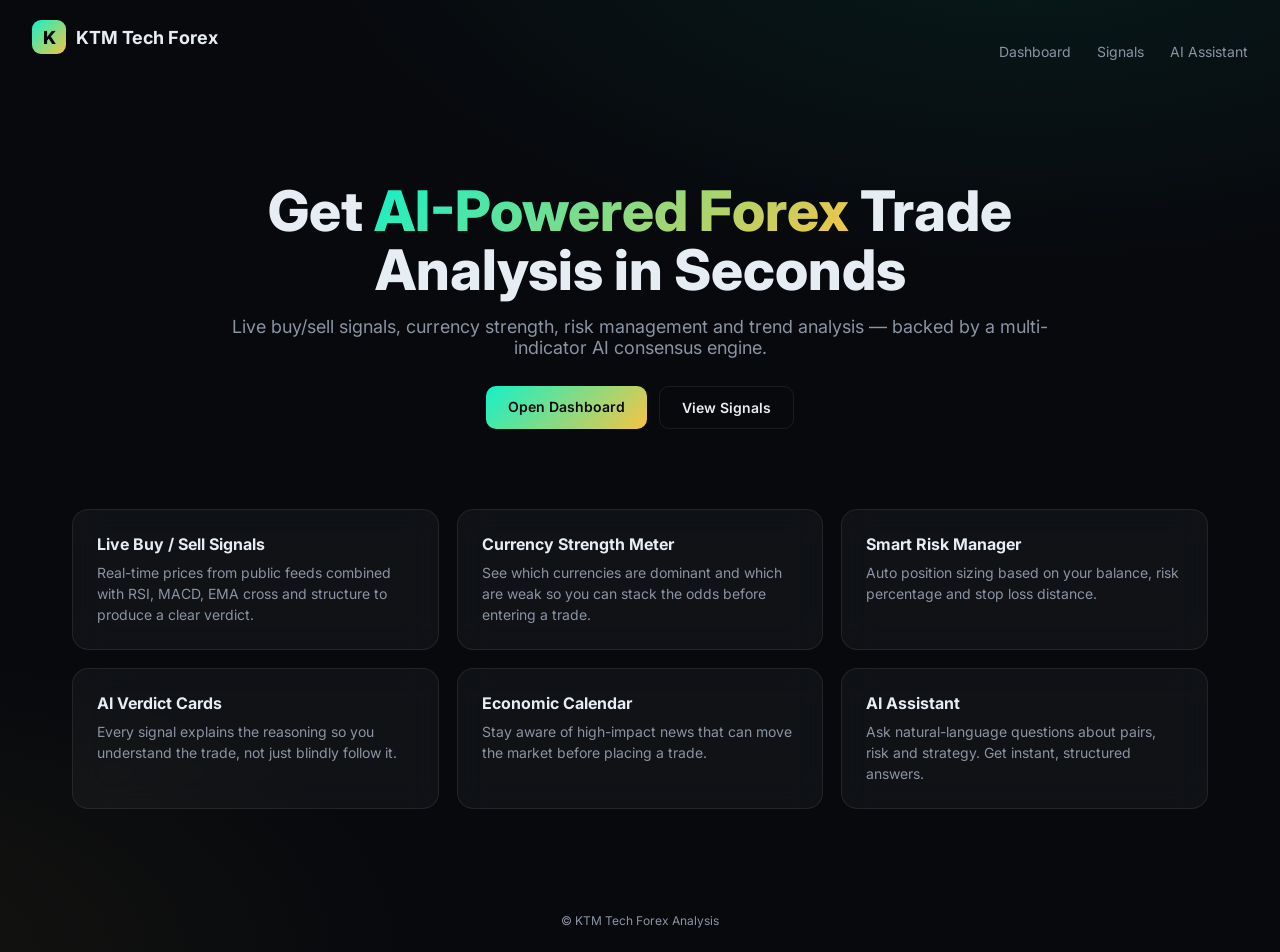
<file: site/index.html>
<!doctype html>
<html lang="en">
<head>
<meta charset="utf-8" />
<meta name="viewport" content="width=device-width,initial-scale=1" />
<title>KTM Tech Forex Analysis — AI-Powered Forex Signals</title>
<meta name="description" content="AI-Powered Forex Market Analysis & Trade Signals. Live buy/sell verdicts, currency strength, risk calculator." />
<link rel="preconnect" href="https://fonts.googleapis.com" />
<link rel="preconnect" href="https://fonts.gstatic.com" crossorigin />
<link rel="stylesheet" href="https://fonts.googleapis.com/css2?family=Inter:wght@400;500;600;700;800&family=JetBrains+Mono:wght@400;600;700&display=swap" />
<link rel="stylesheet" href="styles.css" />
</head>
<body>
<nav class="landing-nav">
  <div class="brand"><div class="logo">K</div> KTM Tech Forex</div>
  <div class="links">
    <a href="dashboard.html">Dashboard</a>
    <a href="signals.html">Signals</a>
    <a href="assistant.html">AI Assistant</a>
  </div>
</nav>

<section class="hero">
  <h1>Get <span class="grad">AI-Powered Forex</span> Trade Analysis in Seconds</h1>
  <p>Live buy/sell signals, currency strength, risk management and trend analysis — backed by a multi-indicator AI consensus engine.</p>
  <div class="cta">
    <a href="dashboard.html" class="btn primary">Open Dashboard</a>
    <a href="signals.html" class="btn">View Signals</a>
  </div>
</section>

<section class="features">
  <div class="glass feature"><h3>Live Buy / Sell Signals</h3><p>Real-time prices from public feeds combined with RSI, MACD, EMA cross and structure to produce a clear verdict.</p></div>
  <div class="glass feature"><h3>Currency Strength Meter</h3><p>See which currencies are dominant and which are weak so you can stack the odds before entering a trade.</p></div>
  <div class="glass feature"><h3>Smart Risk Manager</h3><p>Auto position sizing based on your balance, risk percentage and stop loss distance.</p></div>
  <div class="glass feature"><h3>AI Verdict Cards</h3><p>Every signal explains the reasoning so you understand the trade, not just blindly follow it.</p></div>
  <div class="glass feature"><h3>Economic Calendar</h3><p>Stay aware of high-impact news that can move the market before placing a trade.</p></div>
  <div class="glass feature"><h3>AI Assistant</h3><p>Ask natural-language questions about pairs, risk and strategy. Get instant, structured answers.</p></div>
</section>

<footer style="text-align:center;color:var(--muted);font-size:12px;padding:24px">© KTM Tech Forex Analysis</footer>
<script src="app.js"></script>
</body>
</html>
</file>
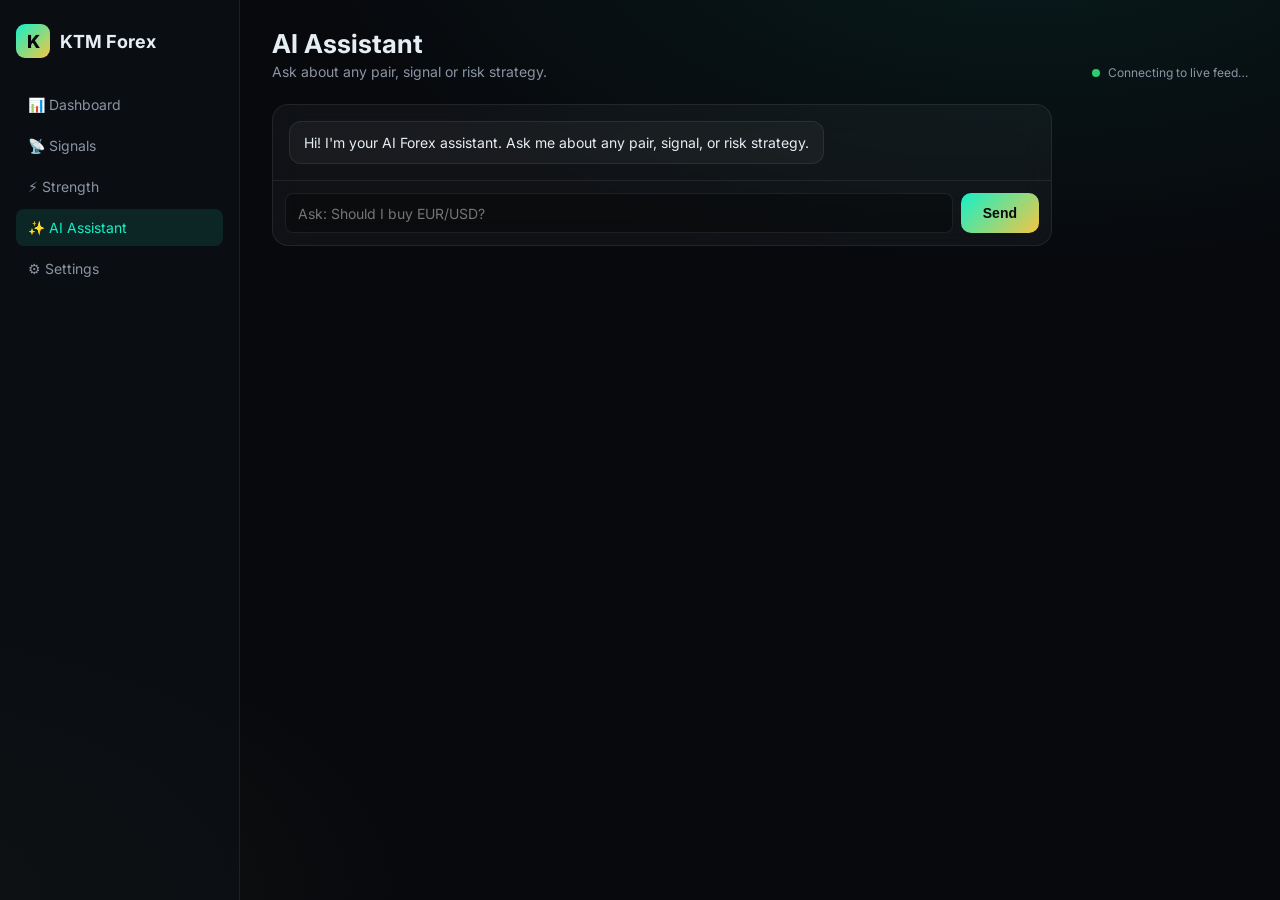
<file: site/assistant.html>
<!doctype html><html lang="en"><head><meta charset="utf-8"/><meta name="viewport" content="width=device-width,initial-scale=1"/><title>AI Assistant — KTM Tech Forex</title><meta name="description" content="Ask the AI about pairs, signals, risk and strategy."/><link rel="preconnect" href="https://fonts.googleapis.com"/><link rel="preconnect" href="https://fonts.gstatic.com" crossorigin/><link rel="stylesheet" href="https://fonts.googleapis.com/css2?family=Inter:wght@400;500;600;700;800&family=JetBrains+Mono:wght@400;600;700&display=swap"/><link rel="stylesheet" href="styles.css"/></head><body>
<div class="shell">
<aside class="sidebar">
  <a href="index.html" class="brand"><div class="logo">K</div> KTM Forex</a>
  <div class="nav">
    <a href="dashboard.html" data-nav="dashboard">📊 Dashboard</a>
    <a href="signals.html" data-nav="signals">📡 Signals</a>
    <a href="strength.html" data-nav="strength">⚡ Strength</a>
    <a href="assistant.html" data-nav="assistant">✨ AI Assistant</a>
    <a href="settings.html" data-nav="settings">⚙️ Settings</a>
  </div>
</aside>
<main class="main">
  <div class="topbar">
    <div><h1>AI Assistant</h1><p>Ask about any pair, signal or risk strategy.</p></div>
    <div class="status" id="status"><span class="dot"></span> Connecting to live feed…</div>
  </div>
  <div class="glass" style="max-width:780px"><div id="chat" class="chat"></div><div class="chat-input"><input id="chat-input" placeholder="Ask: Should I buy EUR/USD?"/><button id="chat-send" class="btn primary">Send</button></div></div>
</main>
</div>
<script src="app.js"></script>
<script>document.querySelector('[data-nav="assistant"]')?.classList.add('active');</script>
</body></html>
</file>
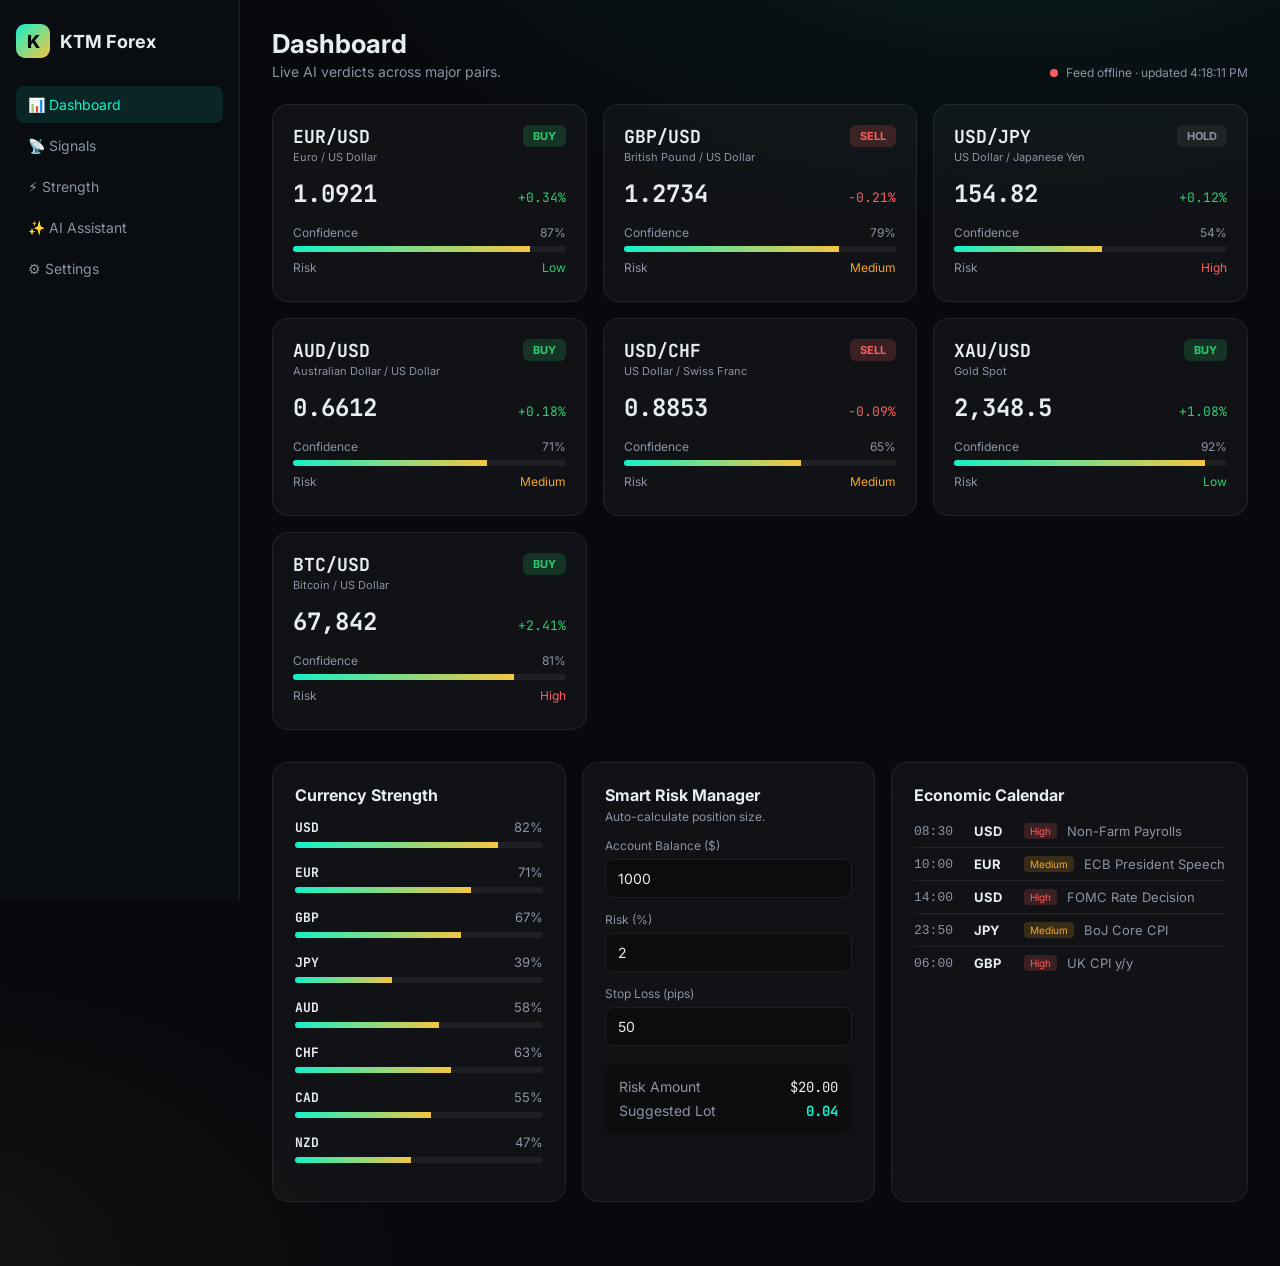
<file: site/dashboard.html>
<!doctype html><html lang="en"><head><meta charset="utf-8"/><meta name="viewport" content="width=device-width,initial-scale=1"/><title>Dashboard — KTM Tech Forex</title><meta name="description" content="Live AI forex dashboard with real-time prices, currency strength and risk calculator."/><link rel="preconnect" href="https://fonts.googleapis.com"/><link rel="preconnect" href="https://fonts.gstatic.com" crossorigin/><link rel="stylesheet" href="https://fonts.googleapis.com/css2?family=Inter:wght@400;500;600;700;800&family=JetBrains+Mono:wght@400;600;700&display=swap"/><link rel="stylesheet" href="styles.css"/></head><body>
<div class="shell">
<aside class="sidebar">
  <a href="index.html" class="brand"><div class="logo">K</div> KTM Forex</a>
  <div class="nav">
    <a href="dashboard.html" data-nav="dashboard">📊 Dashboard</a>
    <a href="signals.html" data-nav="signals">📡 Signals</a>
    <a href="strength.html" data-nav="strength">⚡ Strength</a>
    <a href="assistant.html" data-nav="assistant">✨ AI Assistant</a>
    <a href="settings.html" data-nav="settings">⚙️ Settings</a>
  </div>
</aside>
<main class="main">
  <div class="topbar">
    <div><h1>Dashboard</h1><p>Live AI verdicts across major pairs.</p></div>
    <div class="status" id="status"><span class="dot"></span> Connecting to live feed…</div>
  </div>
  <div id="pairs-grid" class="grid grid-3"></div>
   <section class="section"><div class="grid grid-3">
     <div class="glass" style="padding:22px"><h2 style="font-size:16px;margin-bottom:14px">Currency Strength</h2><div id="strength-list"></div></div>
     <div class="glass" style="padding:22px">
       <h2 style="font-size:16px">Smart Risk Manager</h2>
       <p style="font-size:12px;color:var(--muted);margin-top:4px">Auto-calculate position size.</p>
       <label>Account Balance ($)</label><input id="bal" type="number" value="1000"/>
       <label>Risk (%)</label><input id="rsk" type="number" step="0.5" value="2"/>
       <label>Stop Loss (pips)</label><input id="pips" type="number" value="50"/>
       <div style="margin-top:18px;padding:14px;background:rgba(0,0,0,0.3);border-radius:10px;font-size:14px">
         <div style="display:flex;justify-content:space-between;margin-bottom:6px"><span style="color:var(--muted)">Risk Amount</span><span class="mono" id="riskAmt">$0</span></div>
         <div style="display:flex;justify-content:space-between"><span style="color:var(--muted)">Suggested Lot</span><span class="mono" id="riskLot" style="color:var(--primary);font-weight:700">0</span></div>
       </div>
     </div>
     <div class="glass" style="padding:22px"><h2 style="font-size:16px;margin-bottom:10px">Economic Calendar</h2><div id="calendar-list"></div></div>
   </div></section>
</main>
</div>
<script src="app.js"></script>
<script>document.querySelector('[data-nav="dashboard"]')?.classList.add('active');</script>
</body></html>
</file>
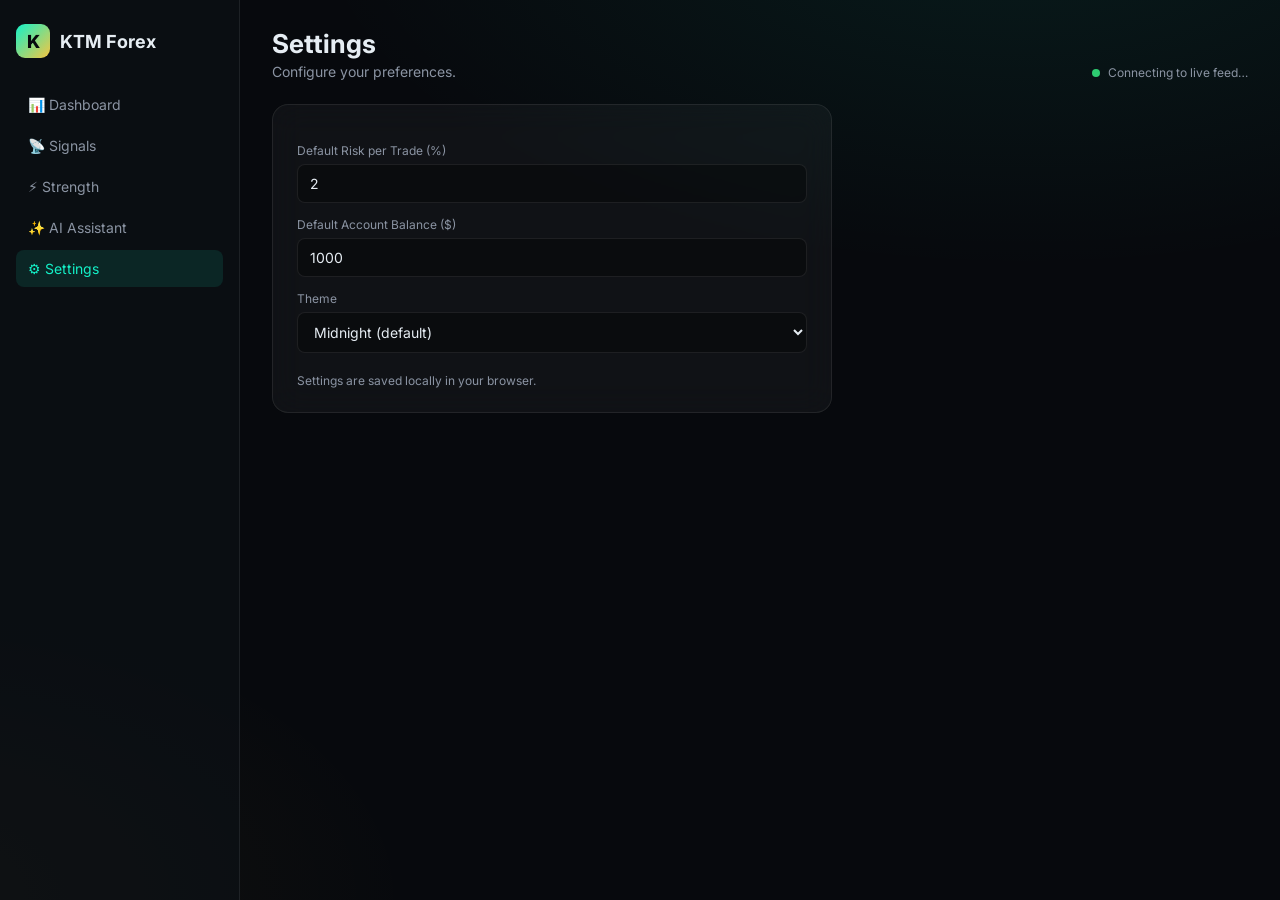
<file: site/settings.html>
<!doctype html><html lang="en"><head><meta charset="utf-8"/><meta name="viewport" content="width=device-width,initial-scale=1"/><title>Settings — KTM Tech Forex</title><meta name="description" content="Configure your KTM Tech Forex preferences."/><link rel="preconnect" href="https://fonts.googleapis.com"/><link rel="preconnect" href="https://fonts.gstatic.com" crossorigin/><link rel="stylesheet" href="https://fonts.googleapis.com/css2?family=Inter:wght@400;500;600;700;800&family=JetBrains+Mono:wght@400;600;700&display=swap"/><link rel="stylesheet" href="styles.css"/></head><body>
<div class="shell">
<aside class="sidebar">
  <a href="index.html" class="brand"><div class="logo">K</div> KTM Forex</a>
  <div class="nav">
    <a href="dashboard.html" data-nav="dashboard">📊 Dashboard</a>
    <a href="signals.html" data-nav="signals">📡 Signals</a>
    <a href="strength.html" data-nav="strength">⚡ Strength</a>
    <a href="assistant.html" data-nav="assistant">✨ AI Assistant</a>
    <a href="settings.html" data-nav="settings">⚙️ Settings</a>
  </div>
</aside>
<main class="main">
  <div class="topbar">
    <div><h1>Settings</h1><p>Configure your preferences.</p></div>
    <div class="status" id="status"><span class="dot"></span> Connecting to live feed…</div>
  </div>
  <div class="glass" style="padding:24px;max-width:560px">
     <label>Default Risk per Trade (%)</label><input type="number" value="2" step="0.5"/>
     <label>Default Account Balance ($)</label><input type="number" value="1000"/>
     <label>Theme</label><select><option>Midnight (default)</option><option>Light</option></select>
     <div style="margin-top:20px;color:var(--muted);font-size:12px">Settings are saved locally in your browser.</div>
   </div>
</main>
</div>
<script src="app.js"></script>
<script>document.querySelector('[data-nav="settings"]')?.classList.add('active');</script>
</body></html>
</file>
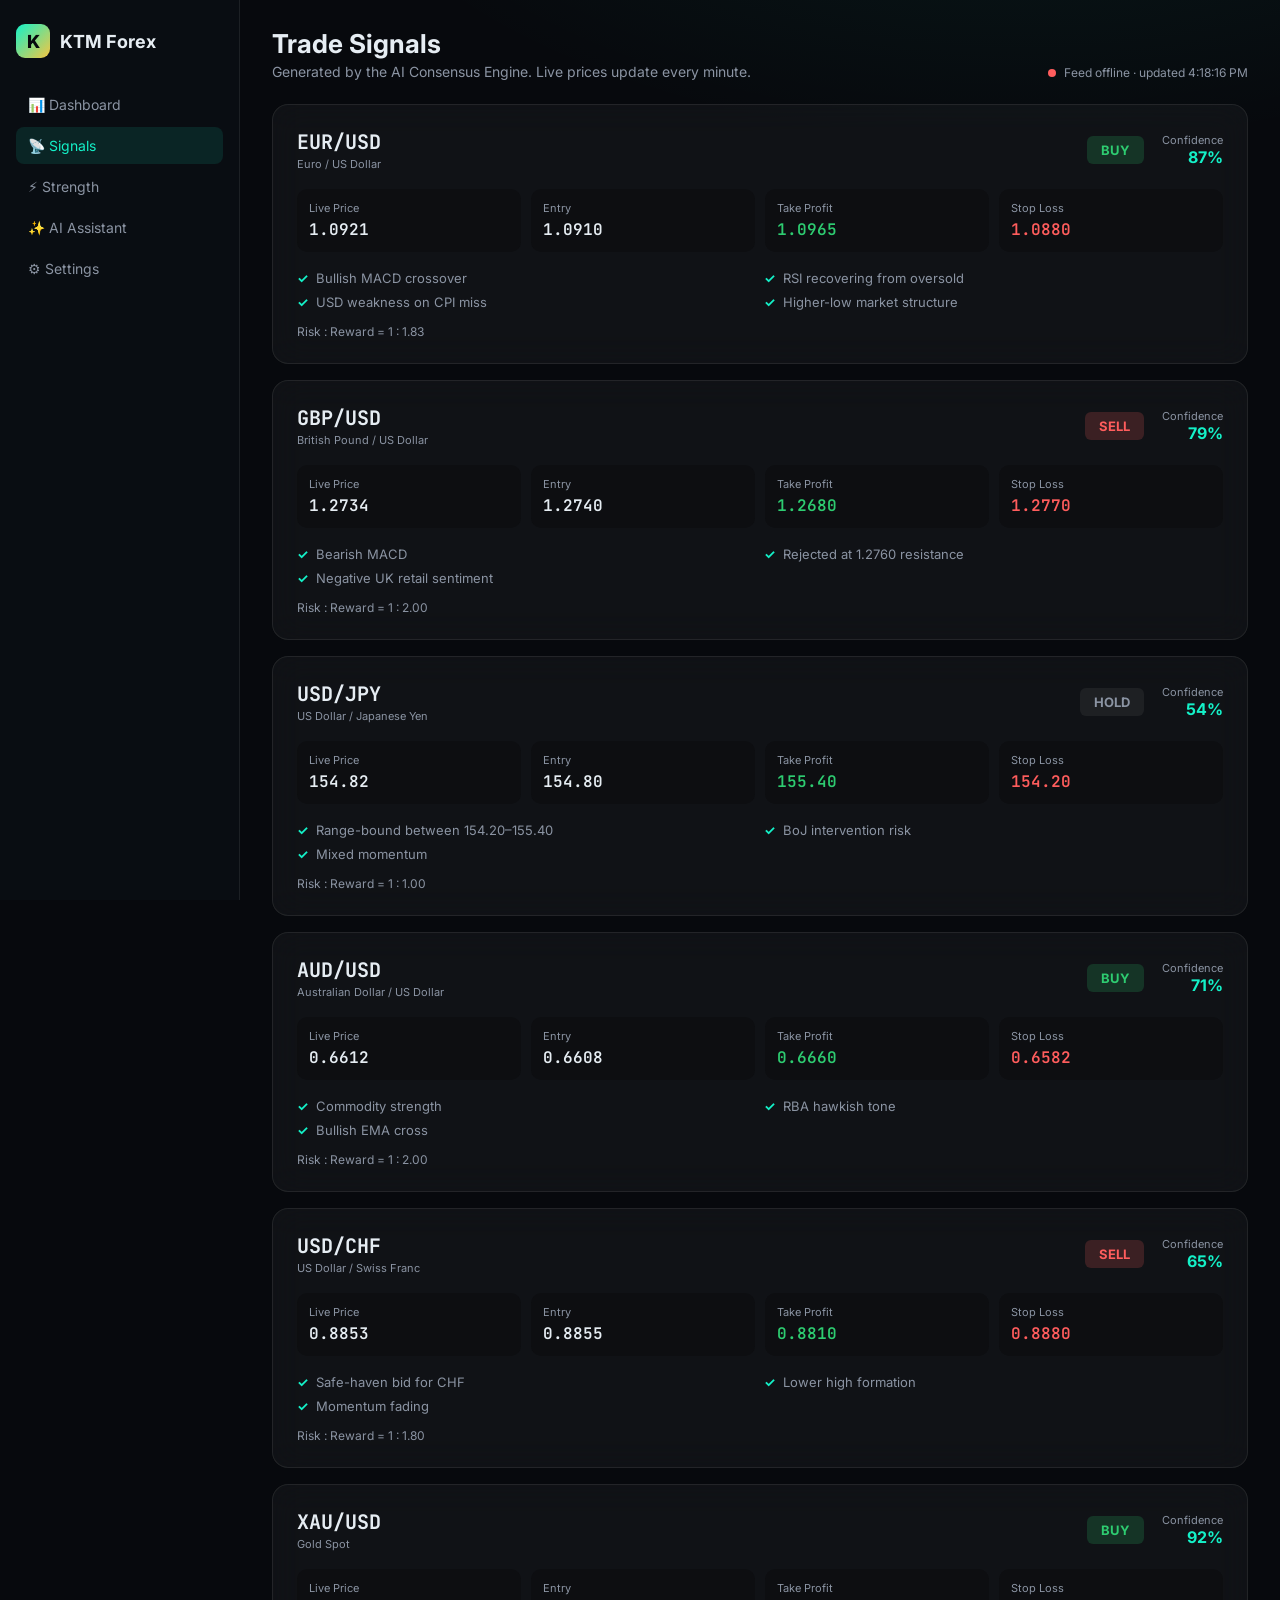
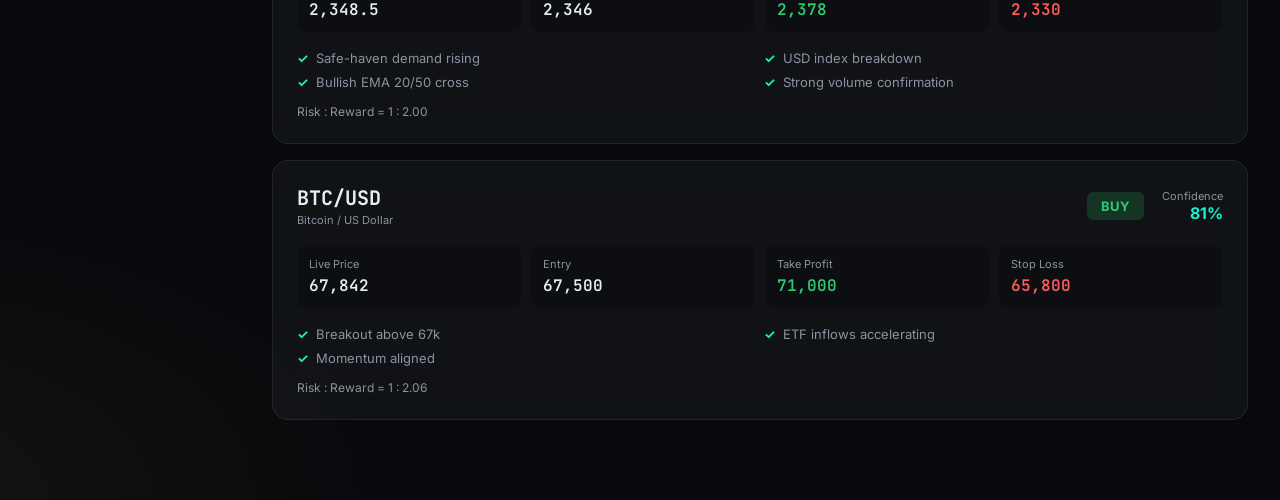
<file: site/signals.html>
<!doctype html><html lang="en"><head><meta charset="utf-8"/><meta name="viewport" content="width=device-width,initial-scale=1"/><title>Trade Signals — KTM Tech Forex</title><meta name="description" content="AI consensus trade signals with entry, take profit, stop loss and risk:reward."/><link rel="preconnect" href="https://fonts.googleapis.com"/><link rel="preconnect" href="https://fonts.gstatic.com" crossorigin/><link rel="stylesheet" href="https://fonts.googleapis.com/css2?family=Inter:wght@400;500;600;700;800&family=JetBrains+Mono:wght@400;600;700&display=swap"/><link rel="stylesheet" href="styles.css"/></head><body>
<div class="shell">
<aside class="sidebar">
  <a href="index.html" class="brand"><div class="logo">K</div> KTM Forex</a>
  <div class="nav">
    <a href="dashboard.html" data-nav="dashboard">📊 Dashboard</a>
    <a href="signals.html" data-nav="signals">📡 Signals</a>
    <a href="strength.html" data-nav="strength">⚡ Strength</a>
    <a href="assistant.html" data-nav="assistant">✨ AI Assistant</a>
    <a href="settings.html" data-nav="settings">⚙️ Settings</a>
  </div>
</aside>
<main class="main">
  <div class="topbar">
    <div><h1>Trade Signals</h1><p>Generated by the AI Consensus Engine. Live prices update every minute.</p></div>
    <div class="status" id="status"><span class="dot"></span> Connecting to live feed…</div>
  </div>
  <div id="signals-list"></div>
</main>
</div>
<script src="app.js"></script>
<script>document.querySelector('[data-nav="signals"]')?.classList.add('active');</script>
</body></html>
</file>
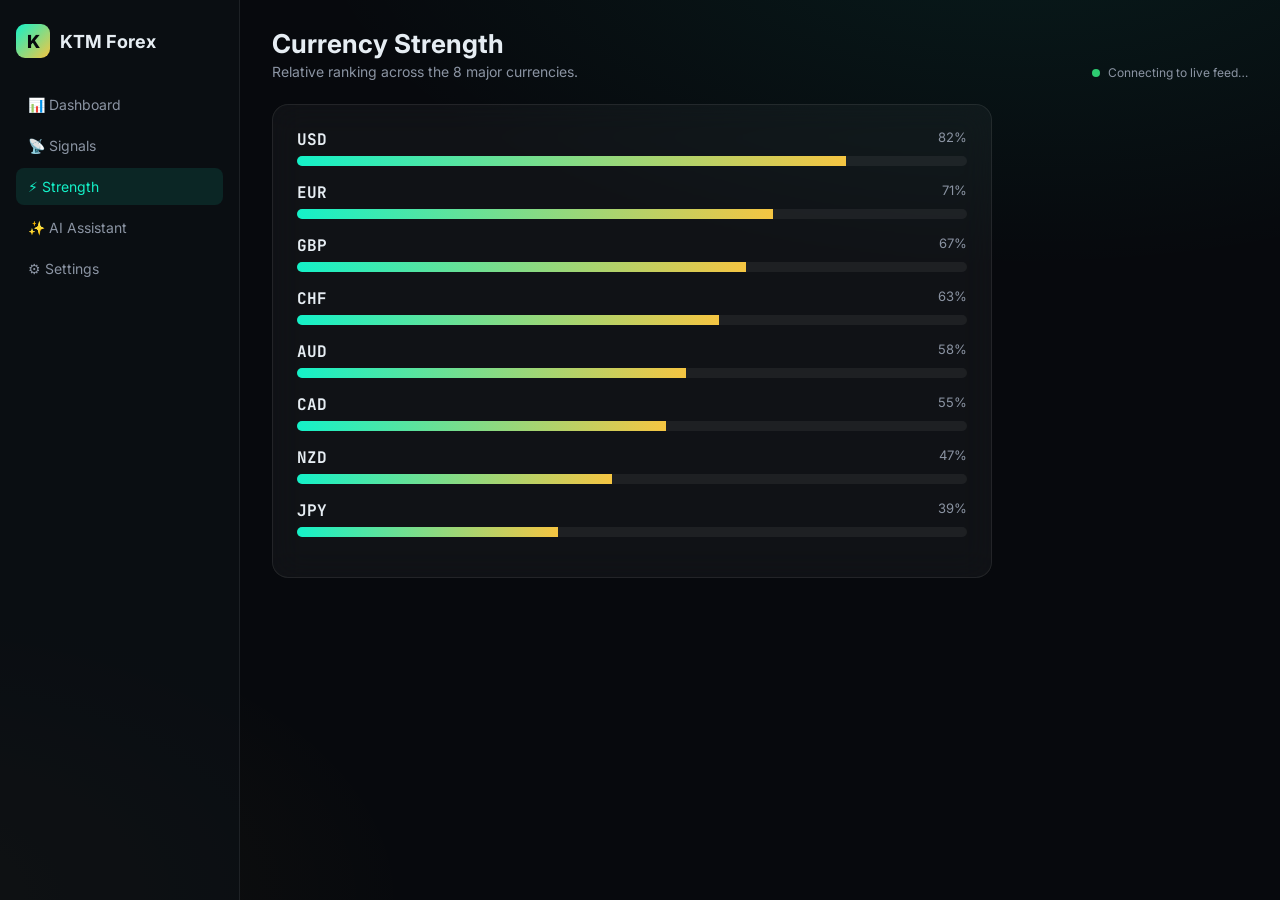
<file: site/strength.html>
<!doctype html><html lang="en"><head><meta charset="utf-8"/><meta name="viewport" content="width=device-width,initial-scale=1"/><title>Currency Strength — KTM Tech Forex</title><meta name="description" content="Relative strength ranking across the 8 major currencies."/><link rel="preconnect" href="https://fonts.googleapis.com"/><link rel="preconnect" href="https://fonts.gstatic.com" crossorigin/><link rel="stylesheet" href="https://fonts.googleapis.com/css2?family=Inter:wght@400;500;600;700;800&family=JetBrains+Mono:wght@400;600;700&display=swap"/><link rel="stylesheet" href="styles.css"/></head><body>
<div class="shell">
<aside class="sidebar">
  <a href="index.html" class="brand"><div class="logo">K</div> KTM Forex</a>
  <div class="nav">
    <a href="dashboard.html" data-nav="dashboard">📊 Dashboard</a>
    <a href="signals.html" data-nav="signals">📡 Signals</a>
    <a href="strength.html" data-nav="strength">⚡ Strength</a>
    <a href="assistant.html" data-nav="assistant">✨ AI Assistant</a>
    <a href="settings.html" data-nav="settings">⚙️ Settings</a>
  </div>
</aside>
<main class="main">
  <div class="topbar">
    <div><h1>Currency Strength</h1><p>Relative ranking across the 8 major currencies.</p></div>
    <div class="status" id="status"><span class="dot"></span> Connecting to live feed…</div>
  </div>
  <div class="glass" style="padding:24px;max-width:720px"><div id="strength-full"></div></div>
</main>
</div>
<script src="app.js"></script>
<script>document.querySelector('[data-nav="strength"]')?.classList.add('active');</script>
</body></html>
</file>
<file: site/styles.css>
:root {
  --bg: #07090d;
  --bg-2: #0d1117;
  --card: rgba(255, 255, 255, 0.04);
  --border: rgba(255, 255, 255, 0.08);
  --text: #e6edf3;
  --muted: #8b94a3;
  --primary: #14f1c8;
  --accent: #f5c542;
  --success: #2ecc71;
  --danger: #ff5d5d;
  --warning: #f5a623;
}
* { box-sizing: border-box; margin: 0; padding: 0; }
html, body { background: var(--bg); color: var(--text); font-family: Inter, system-ui, sans-serif; min-height: 100vh; }
body {
  background:
    radial-gradient(1200px 600px at 80% -10%, rgba(20, 241, 200, 0.08), transparent 60%),
    radial-gradient(900px 500px at -10% 100%, rgba(245, 197, 66, 0.06), transparent 60%),
    var(--bg);
}
a { color: inherit; text-decoration: none; }
code, .mono { font-family: "JetBrains Mono", ui-monospace, monospace; }

.shell { display: grid; grid-template-columns: 240px 1fr; min-height: 100vh; }
@media (max-width: 800px) { .shell { grid-template-columns: 1fr; } .sidebar { display: none; } }

.sidebar {
  background: rgba(13, 17, 23, 0.6);
  border-right: 1px solid var(--border);
  padding: 24px 16px;
  position: sticky; top: 0; height: 100vh;
}
.brand { display: flex; align-items: center; gap: 10px; font-weight: 700; font-size: 18px; margin-bottom: 28px; }
.brand .logo { width: 34px; height: 34px; border-radius: 9px; background: linear-gradient(135deg, var(--primary), var(--accent)); display: grid; place-items: center; color: #07090d; font-weight: 800; }
.nav a { display: flex; align-items: center; gap: 10px; padding: 10px 12px; border-radius: 8px; color: var(--muted); font-size: 14px; margin-bottom: 4px; }
.nav a:hover { color: var(--text); background: rgba(255,255,255,0.03); }
.nav a.active { background: rgba(20, 241, 200, 0.1); color: var(--primary); }

.main { padding: 28px 32px 64px; max-width: 1400px; }
@media (max-width: 600px) { .main { padding: 20px 16px 48px; } }

.topbar { display: flex; justify-content: space-between; align-items: end; margin-bottom: 24px; flex-wrap: wrap; gap: 12px; }
.topbar h1 { font-size: 26px; font-weight: 700; }
.topbar p { color: var(--muted); font-size: 14px; margin-top: 4px; }
.status { display: flex; align-items: center; gap: 8px; font-size: 12px; color: var(--muted); }
.dot { width: 8px; height: 8px; border-radius: 50%; background: var(--success); box-shadow: 0 0 0 0 rgba(46,204,113,0.6); animation: pulse 1.8s infinite; }
.dot.off { background: var(--danger); animation: none; }
@keyframes pulse { 0%{box-shadow:0 0 0 0 rgba(46,204,113,0.5);} 70%{box-shadow:0 0 0 8px rgba(46,204,113,0);} 100%{box-shadow:0 0 0 0 rgba(46,204,113,0);} }

.glass {
  background: var(--card);
  border: 1px solid var(--border);
  border-radius: 16px;
  backdrop-filter: blur(16px);
}

.grid { display: grid; gap: 16px; }
.grid-3 { grid-template-columns: repeat(3, 1fr); }
.grid-2 { grid-template-columns: repeat(2, 1fr); }
@media (max-width: 1000px) { .grid-3 { grid-template-columns: repeat(2, 1fr); } }
@media (max-width: 640px) { .grid-3, .grid-2 { grid-template-columns: 1fr; } }

.pair-card { padding: 20px; }
.pair-head { display: flex; justify-content: space-between; align-items: flex-start; }
.pair-sym { font-family: "JetBrains Mono", monospace; font-weight: 700; font-size: 18px; }
.pair-name { font-size: 11px; color: var(--muted); margin-top: 2px; }
.badge { font-size: 11px; font-weight: 700; padding: 4px 10px; border-radius: 6px; }
.badge.buy { background: rgba(46,204,113,0.18); color: var(--success); }
.badge.sell { background: rgba(255,93,93,0.18); color: var(--danger); }
.badge.hold { background: rgba(255,255,255,0.06); color: var(--muted); }
.price-row { display: flex; justify-content: space-between; align-items: baseline; margin-top: 14px; }
.price { font-family: "JetBrains Mono", monospace; font-weight: 700; font-size: 24px; }
.change { font-family: "JetBrains Mono", monospace; font-size: 13px; }
.change.up { color: var(--success); }
.change.down { color: var(--danger); }
.meta { margin-top: 16px; font-size: 12px; }
.meta .row { display: flex; justify-content: space-between; margin-bottom: 6px; color: var(--muted); }
.bar { height: 6px; border-radius: 999px; background: rgba(255,255,255,0.06); overflow: hidden; }
.bar > span { display: block; height: 100%; background: linear-gradient(90deg, var(--primary), var(--accent)); }
.live-tag { font-size: 9px; padding: 2px 6px; border-radius: 4px; background: rgba(20,241,200,0.15); color: var(--primary); margin-left: 6px; vertical-align: middle; font-weight: 600; letter-spacing: 0.5px; }
.skeleton { color: var(--muted) !important; }

/* Signal page */
.signal-card { padding: 24px; }
.signal-head { display: flex; justify-content: space-between; flex-wrap: wrap; gap: 14px; align-items: center; }
.stats { display: grid; grid-template-columns: repeat(4, 1fr); gap: 10px; margin-top: 18px; }
@media (max-width: 640px) { .stats { grid-template-columns: repeat(2, 1fr); } }
.stat { background: rgba(0,0,0,0.25); border-radius: 10px; padding: 12px; }
.stat .lbl { font-size: 11px; color: var(--muted); }
.stat .val { font-family: "JetBrains Mono", monospace; font-weight: 600; margin-top: 4px; }
.reasons { margin-top: 18px; display: grid; grid-template-columns: 1fr 1fr; gap: 8px; font-size: 13px; color: var(--muted); }
@media (max-width: 640px) { .reasons { grid-template-columns: 1fr; } }
.reasons li { list-style: none; display: flex; align-items: center; gap: 8px; }
.reasons li::before { content: "✓"; color: var(--primary); font-weight: 700; }

.hero { text-align: center; padding: 80px 24px 40px; max-width: 900px; margin: 0 auto; }
.hero h1 { font-size: clamp(32px, 5vw, 56px); font-weight: 800; line-height: 1.05; }
.hero h1 .grad { background: linear-gradient(135deg, var(--primary), var(--accent)); -webkit-background-clip: text; background-clip: text; color: transparent; }
.hero p { color: var(--muted); margin-top: 16px; font-size: 18px; }
.cta { display: inline-flex; gap: 12px; margin-top: 28px; }
.btn { padding: 12px 22px; border-radius: 10px; font-weight: 600; font-size: 14px; cursor: pointer; border: 1px solid var(--border); background: transparent; color: var(--text); }
.btn.primary { background: linear-gradient(135deg, var(--primary), var(--accent)); color: #07090d; border: 0; }

.features { padding: 40px 32px 80px; max-width: 1200px; margin: 0 auto; display: grid; grid-template-columns: repeat(3, 1fr); gap: 18px; }
@media (max-width: 800px) { .features { grid-template-columns: 1fr; padding: 20px 16px 40px; } }
.feature { padding: 24px; }
.feature h3 { font-size: 16px; margin-bottom: 8px; }
.feature p { color: var(--muted); font-size: 14px; line-height: 1.5; }

.landing-nav { display: flex; justify-content: space-between; align-items: center; padding: 20px 32px; max-width: 1400px; margin: 0 auto; }
.landing-nav .links a { color: var(--muted); margin-left: 22px; font-size: 14px; }
.landing-nav .links a:hover { color: var(--text); }

/* Forms */
input, textarea, select {
  width: 100%; padding: 10px 12px; border-radius: 8px;
  background: rgba(0,0,0,0.3); border: 1px solid var(--border);
  color: var(--text); font-family: inherit; font-size: 14px;
}
input:focus, textarea:focus { outline: none; border-color: var(--primary); }
label { display: block; font-size: 12px; color: var(--muted); margin-bottom: 6px; margin-top: 14px; }

/* Chat */
.chat { display: flex; flex-direction: column; gap: 10px; max-height: 540px; overflow-y: auto; padding: 16px; }
.msg { padding: 10px 14px; border-radius: 12px; max-width: 80%; white-space: pre-wrap; font-size: 14px; line-height: 1.5; }
.msg.user { background: rgba(20,241,200,0.12); color: var(--text); align-self: flex-end; }
.msg.ai { background: rgba(255,255,255,0.04); color: var(--text); align-self: flex-start; border: 1px solid var(--border); }
.chat-input { display: flex; gap: 8px; padding: 12px; border-top: 1px solid var(--border); }

/* Strength */
.str-row { margin-bottom: 16px; }
.str-row .hdr { display: flex; justify-content: space-between; font-size: 13px; margin-bottom: 6px; }

/* Calendar */
.cal-row { display: flex; align-items: center; gap: 10px; font-size: 13px; padding: 8px 0; border-bottom: 1px solid var(--border); }
.cal-row:last-child { border-bottom: 0; }
.cal-row .time { font-family: monospace; color: var(--muted); width: 50px; }
.cal-row .cur { font-weight: 700; width: 40px; }
.imp { font-size: 10px; padding: 2px 6px; border-radius: 4px; }
.imp.High { background: rgba(255,93,93,0.18); color: var(--danger); }
.imp.Medium { background: rgba(245,166,35,0.18); color: var(--warning); }

section.section { margin-top: 32px; }
section.section > h2 { font-size: 18px; margin-bottom: 14px; }
</file>
